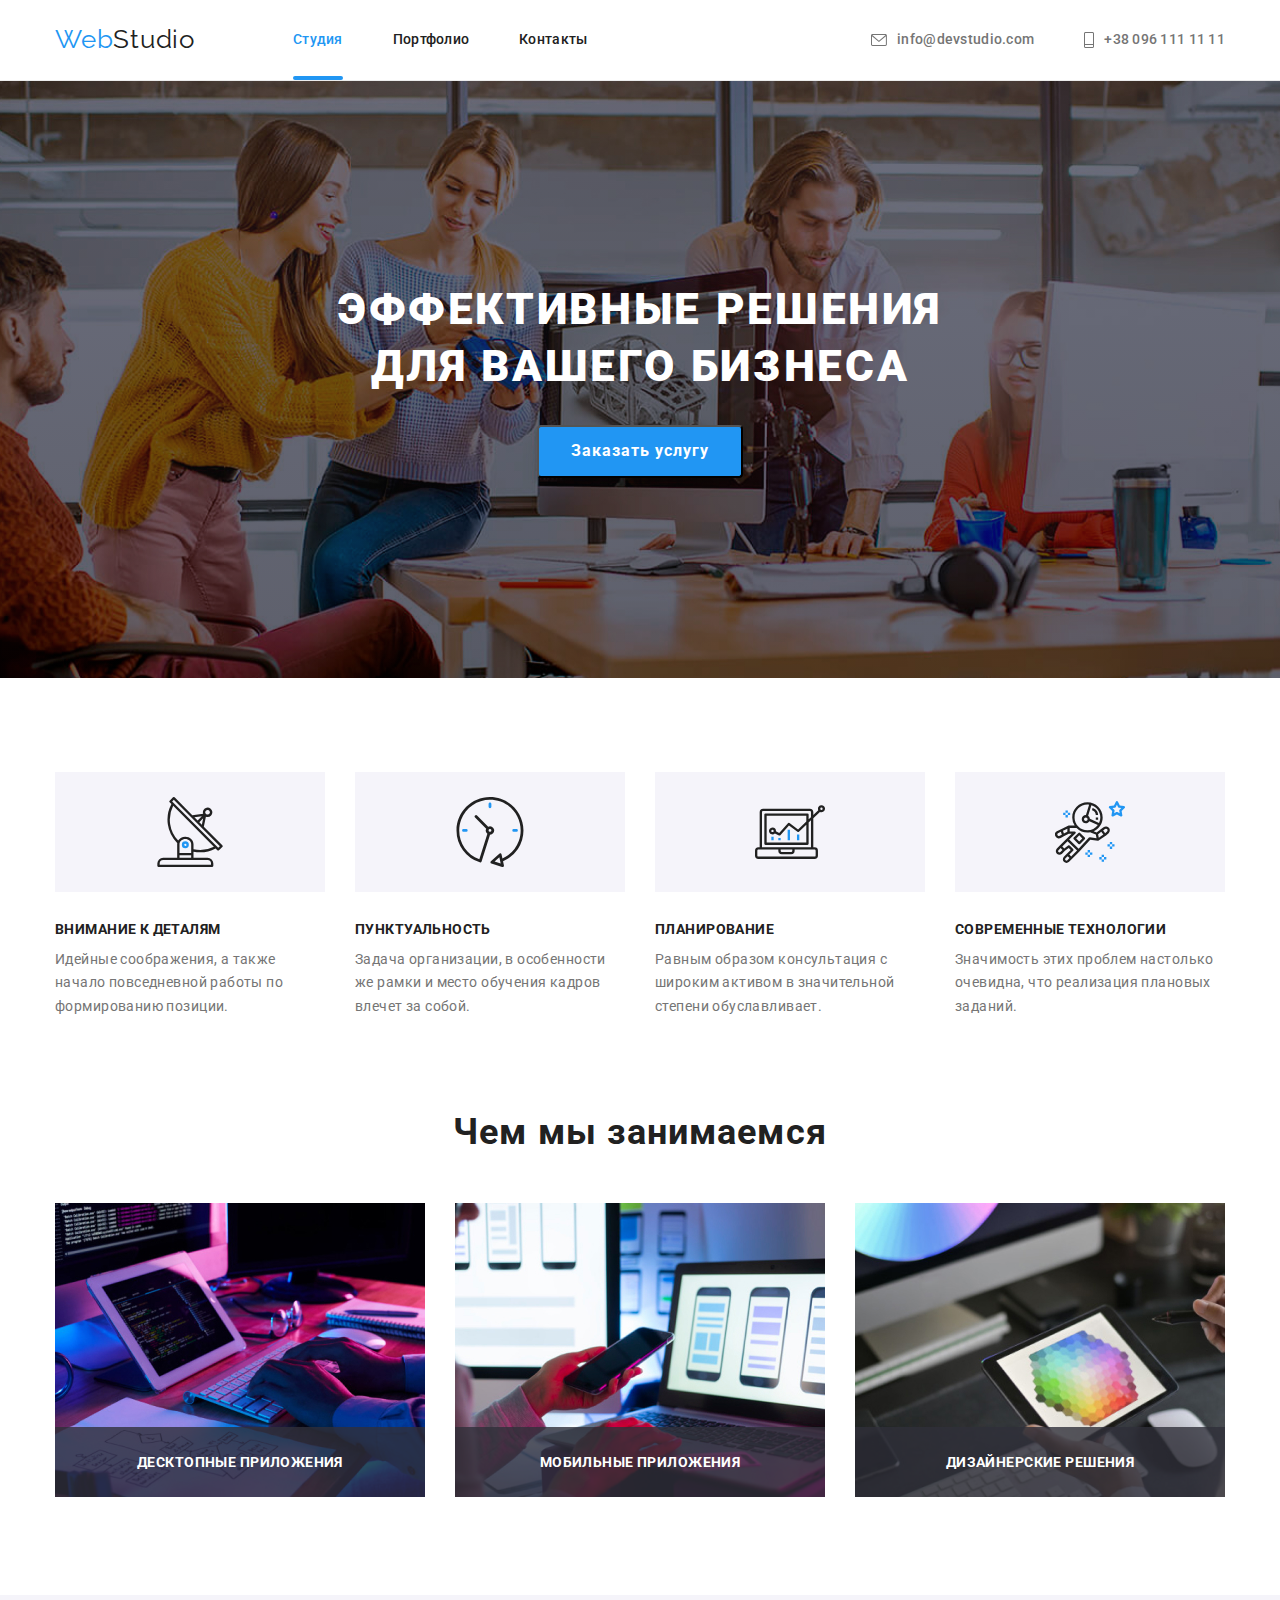
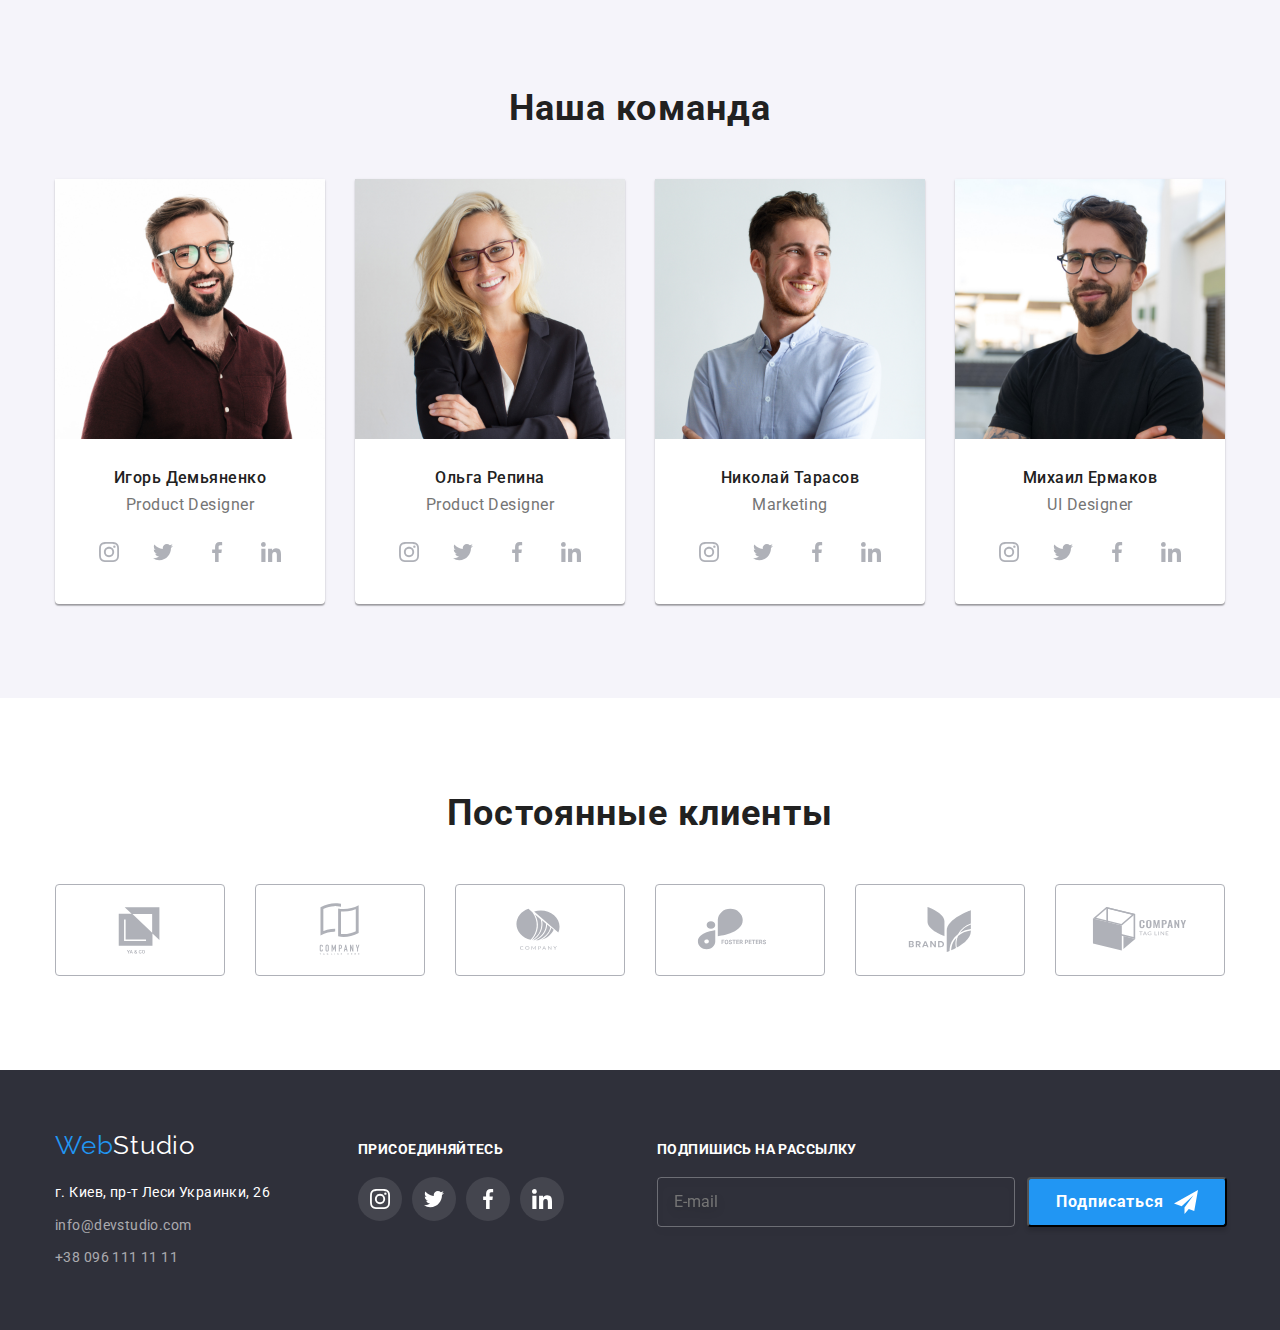
<file: index.html>
<!DOCTYPE html>
<html lang="ru">

<head>
    <meta charset="UTF-8">
    <meta http-equiv="X-UA-Compatible" content="IE=edge">
    <meta name="viewport" content="width=device-width, initial-scale=1.0">
    <link rel="stylesheet" href="./css/modern-normalize.css">
    <link rel="stylesheet" href="./css/style.css">
    <link rel="preconnect" href="https://fonts.gstatic.com">
    <link
        href="https://fonts.googleapis.com/css2?family=Raleway:wght@700&family=Roboto:wght@400;500;700;900&display=swap"
        rel="stylesheet">
    <title>Home Work</title>
</head>

<body>
    <!-- навигационное меню -->
    <header>
        <div class="container headline">
            <nav class="nav-bar">
                <a class=" web-studio" href="#">Web<span class="headline-name">Studio</span></a>
                <ul>
                    <li><a href="./index.html" class="nav-studia-one">Студия</a></li>
                    <li><a href="./portfolio.html" class="nav-portfolio">Портфолио</a></li>
                    <li><a href="#" class="nav-contact">Контакты</a></li>
                </ul>
            </nav>
            <ul class="mail-tel">
                <li><a href="mailto:info@devstudio.com">
                        <svg class="svg-mail">
                            <use href="./images/icons.svg#icon-envelope"></use>
                        </svg>
                        info@devstudio.com</a></li>
                <li>
                    <a href="tel:+380961111111">
                        <svg class="svg-tel">
                            <use href="./images/icons.svg#icon-Vector"></use>
                        </svg>
                        +38 096 111 11 11</a>
                </li>
            </ul>
        </div>
    </header>
    <!-- основная часть -->
    <main>
        <!-- Шапка с кнопкой-->
        <section class="section-one">
            <h1 class="h1">эффективные решения для вашего бизнеса</h1>
            <button class="button" type="button" data-modal-open>Заказать услугу</button>
            <!-- модальное окно -->
            <div class="backdrop is-hidden" data-modal>
                <div class="modal">
                    <button class="button-close" data-modal-close>                        
                            <svg class="icon-closed" width="11px" height="11px">
                                <use href="./images/icons.svg#icon-close"></use>
                            </svg>                        
                    </button>
                    <form class="modal-form">
                        <h3>Оставьте свои данные, мы перезвоним</h3>
                        <label>Имя</label>
                        <input class="form-input" type="text" name="name" />
                        <svg class="modal-ico" width="18px" height="18px">
                            <use href="./images/icons.svg#icon-person"></use>
                        </svg>
                        <label>Телефон</label>
                            <input class="form-input" type="tel" name="phone" />
                            <svg class="modal-ico" width="18px" height="18px">
                                <use href="./images/icons.svg#icon-phone"></use>
                            </svg>                        
                        <label>Почта</label>
                            <input class="form-input" type="email" name="email" />
                            <svg class="modal-ico" width="18px" height="18px">
                                <use href="./images/icons.svg#icon-email"></use>
                            </svg>                               
                        <label>Комментарий</label>
                            <textarea name="feedback" rows="8" placeholder="Введите текст"></textarea>                       
                    <div class="modal-footer">                       
                        <label class="lable">
                            <input class="checkbox" type="checkbox" name="topic" value="html" />
                            <span class="icon"></span>Соглашаюсь с рассылкой и принимаю <a href="#" class="contract-color"> Условия договора</a>
                        </label>
                        <button type="submit">Отправить</button>
                    </div>
                    </form>
                </div>
            </div>
        </section>
        <!-- первая секция -->
        <section class="section no-bottom">
            <div class="container">
                <ul class="detail">
                    <li>
                        <div class="icon-wrapper">
                            <svg width="70px" height="70px">
                                <use href="./images/icons.svg#icon-antenna"></use>
                            </svg>
                        </div>
                        <h3>Внимание к деталям</h3>
                        <p>Идейные соображения, а также начало повседневной работы по формированию позиции.</p>
                    </li>
                    <li>
                        <div class="icon-wrapper">
                            <svg width="70px" height="70px">
                                <use href="./images/icons.svg#icon-clock"></use>
                            </svg>
                        </div>
                        <h3>Пунктуальность</h3>
                        <p>Задача организации, в особенности же рамки и место обучения кадров влечет за собой.</p>
                    </li>
                    <li>
                        <div class="icon-wrapper">
                            <svg width="70px" height="70px">
                                <use href="./images/icons.svg#icon-diagram"></use>
                            </svg>
                        </div>
                        <h3>Планирование</h3>
                        <p>Равным образом консультация с широким активом в значительной степени обуславливает.</p>
                    </li>
                    <li>
                        <div class="icon-wrapper">
                            <svg width="70px" height="70px">
                                <use href="./images/icons.svg#icon-astronaut"></use>
                            </svg>
                        </div>
                        <h3>Современные технологии</h3>
                        <p>Значимость этих проблем настолько очевидна, что реализация плановых заданий.</p>
                    </li>
                </ul>
            </div>
        </section>
        <!-- вторая секция Чем мы занимаемся-->
        <section class="section">
            <div class="container">
                <h2 class="doing-name">Чем мы занимаемся</h2>
                <ul class="doing">
                    <li>
                        <div class="doing-block">
                            <img src="./images/box1.jpg" alt="Работа на ПК" width="370">
                            <label class="doing-label">Десктопные приложения</label>
                        </div>
                    </li>
                    <li>
                        <div class="doing-block">
                            <img src="./images/box2.jpg" alt="Работа с телефонией" width="370">
                            <label class="doing-label">Мобильные приложения</label>
                        </div>
                    </li>
                    <li>
                        <div class="doing-block">
                            <img src="./images/box3.jpg" alt="Работа с программой" width="370">
                            <label class="doing-label">Дизайнерские решения</label>
                        </div>
                    </li>
                </ul>
            </div>
        </section>
        <!-- третья секция -->
        <section class="section-three section">
            <div class="container">
                <h2>Наша команда</h2>
                <ul class="team">
                    <li>
                        <img src="./images/img1.jpg" alt="Дизайнер" width="270">
                        <div class="team-footer">
                            <h3>Игорь Демьяненко</h3>
                            <p>Product Designer</p>
                            <ul class="social-links">
                                <li><a href="#" class="social-link">
                                        <svg width="20px" height="20px" class="social-icon">
                                            <use href="./images/icons.svg#icon-instagram"></use>
                                        </svg>
                                    </a></li>
                                <li><a href="#" class="social-link">
                                        <svg width="20px" height="20px" class="social-icon">
                                            <use href="./images/icons.svg#icon-twitter"></use>
                                        </svg>
                                    </a></li>
                                <li><a href="#" class="social-link">
                                        <svg width="20px" height="20px" class="social-icon">
                                            <use href="./images/icons.svg#icon-facebook"></use>
                                        </svg>
                                    </a></li>
                                <li><a href="#" class="social-link">
                                        <svg width="20px" height="20px" class="social-icon">
                                            <use href="./images/icons.svg#icon-linkedin"></use>
                                        </svg>
                                    </a></li>
                            </ul>
                        </div>
                    </li>
                    <li>
                        <img src="./images/img2.jpg" alt="Разработчик" width="270">
                        <div class="team-footer">
                            <h3>Ольга Репина</h3>
                            <p>Product Designer</p>
                            <ul class="social-links">
                                <li><a href="#" class="social-link">
                                        <svg width="20px" height="20px" class="social-icon">
                                            <use href="./images/icons.svg#icon-instagram"></use>
                                        </svg>
                                    </a></li>
                                <li><a href="#" class="social-link">
                                        <svg width="20px" height="20px" class="social-icon">
                                            <use href="./images/icons.svg#icon-twitter"></use>
                                        </svg>
                                    </a></li>
                                <li><a href="#" class="social-link">
                                        <svg width="20px" height="20px" class="social-icon">
                                            <use href="./images/icons.svg#icon-facebook"></use>
                                        </svg>
                                    </a></li>
                                <li><a href="#" class="social-link">
                                        <svg width="20px" height="20px" class="social-icon">
                                            <use href="./images/icons.svg#icon-linkedin"></use>
                                        </svg>
                                    </a></li>
                            </ul>
                        </div>
                    </li>
                    <li>
                        <img src="./images/img3.jpg" alt="Маркетолог" width="270">
                        <div class="team-footer">
                            <h3>Николай Тарасов</h3>
                            <p>Marketing</p>
                            <ul class="social-links">
                                <li><a href="#" class="social-link">
                                        <svg width="20px" height="20px" class="social-icon">
                                            <use href="./images/icons.svg#icon-instagram"></use>
                                        </svg>
                                    </a></li>
                                <li><a href="#" class="social-link">
                                        <svg width="20px" height="20px" class="social-icon">
                                            <use href="./images/icons.svg#icon-twitter"></use>
                                        </svg>
                                    </a></li>
                                <li><a href="#" class="social-link">
                                        <svg width="20px" height="20px" class="social-icon">
                                            <use href="./images/icons.svg#icon-facebook"></use>
                                        </svg>
                                    </a></li>
                                <li><a href="#" class="social-link">
                                        <svg width="20px" height="20px" class="social-icon">
                                            <use href="./images/icons.svg#icon-linkedin"></use>
                                        </svg>
                                    </a></li>
                            </ul>
                        </div>
                    </li>
                    <li>
                        <img src="./images/img4.jpg" alt="Дизайнер интерфейса" width="270">
                        <div class="team-footer">
                            <h3>Михаил Ермаков</h3>
                            <p>UI Designer</p>
                            <ul class="social-links">
                                <li><a href="#" class="social-link">
                                        <svg width="20px" height="20px" class="social-icon">
                                            <use href="./images/icons.svg#icon-instagram"></use>
                                        </svg>
                                    </a></li>
                                <li><a href="#" class="social-link">
                                        <svg width="20px" height="20px" class="social-icon">
                                            <use href="./images/icons.svg#icon-twitter"></use>
                                        </svg>
                                    </a></li>
                                <li><a href="#" class="social-link">
                                        <svg width="20px" height="20px" class="social-icon">
                                            <use href="./images/icons.svg#icon-facebook"></use>
                                        </svg>
                                    </a></li>
                                <li><a href="#" class="social-link">
                                        <svg width="20px" height="20px" class="social-icon">
                                            <use href="./images/icons.svg#icon-linkedin"></use>
                                        </svg>
                                    </a></li>
                            </ul>
                        </div>
                    </li>
                </ul>
            </div>
        </section>
    </main>
    <!-- Постоянные клиенты -->
    <section class="section">
        <div class="container clients">
            <h2>Постоянные клиенты</h2>
            <ul>
                <li><a href="#" class="clients-icon">
                        <svg width="106px" height="60px">
                            <use href="./images/icons.svg#icon-Logo1"></use>
                        </svg></a></li>
                <li><a href="#" class="clients-icon">
                        <svg width="106px" height="60px">
                            <use href="./images/icons.svg#icon-Logo2"></use>
                        </svg></a></li>
                <li><a href="#" class="clients-icon">
                        <svg width="106px" height="60px">
                            <use href="./images/icons.svg#icon-Logo3"></use>
                        </svg></a></li>
                <li><a href="#" class="clients-icon">
                        <svg width="106px" height="60px">
                            <use href="./images/icons.svg#icon-Logo4"></use>
                        </svg></a></li>
                <li><a href="#" class="clients-icon">
                        <svg width="106px" height="60px">
                            <use href="./images/icons.svg#icon-Logo5"></use>
                        </svg></a></li>
                <li><a href="#" class="clients-icon">
                        <svg width="106px" height="60px">
                            <use href="./images/icons.svg#icon-Logo6"></use>
                        </svg></a></li>
            </ul>
        </div>
    </section>
    <!-- подвал -->
    <footer>
        <div class="container footer-block">
            <div class="footer-one">
                <a class=" web-studio" href="#">Web<span class="footer-name">Studio</span></a>
                <address>
                    <p class="address">г. Киев, пр-т Леси Украинки, 26</p>
                </address>
                <ul>
                    <li><a class="footer-info" href="mailto:info@devstudio.com">info@devstudio.com</a></li>
                    <li><a class="footer-info" href="tel:+380961111111">+38 096 111 11 11</a></li>
                </ul>
            </div>
            <div class="footer-two">
                <p>присоединяйтесь</p>
                <ul class="footer-links">
                    <li><a href="#" class="footer-link">
                            <svg width="20px" height="20px" class="footer-icon">
                                <use href="./images/icons.svg#icon-instagram"></use>
                            </svg>
                        </a></li>
                    <li><a href="#" class="footer-link">
                            <svg width="20px" height="20px" class="footer-icon">
                                <use href="./images/icons.svg#icon-twitter"></use>
                            </svg>
                        </a></li>
                    <li><a href="#" class="footer-link">
                            <svg width="20px" height="20px" class="footer-icon">
                                <use href="./images/icons.svg#icon-facebook"></use>
                            </svg>
                        </a></li>
                    <li><a href="#" class="footer-link">
                            <svg width="20px" height="20px" class="footer-icon">
                                <use href="./images/icons.svg#icon-linkedin"></use>
                            </svg>
                        </a></li>
                </ul>
            </div>
            <div class="footer-three">
                <p>подпишись на рассылку</p> 
                <form class="footer-form">
                    <input type="email" name="email" placeholder="E-mail" />                    
                    <button type="submit">Подписаться
                        <svg width="24px" height="24px" class="footer-icon">
                            <use href="./images/icons.svg#icon-send"></use>
                        </svg>
                    </button>
                </form>          
            </div>
        </div>
    </footer>
    <script src="./js/modal.js"></script>
</body>

</html>
</file>
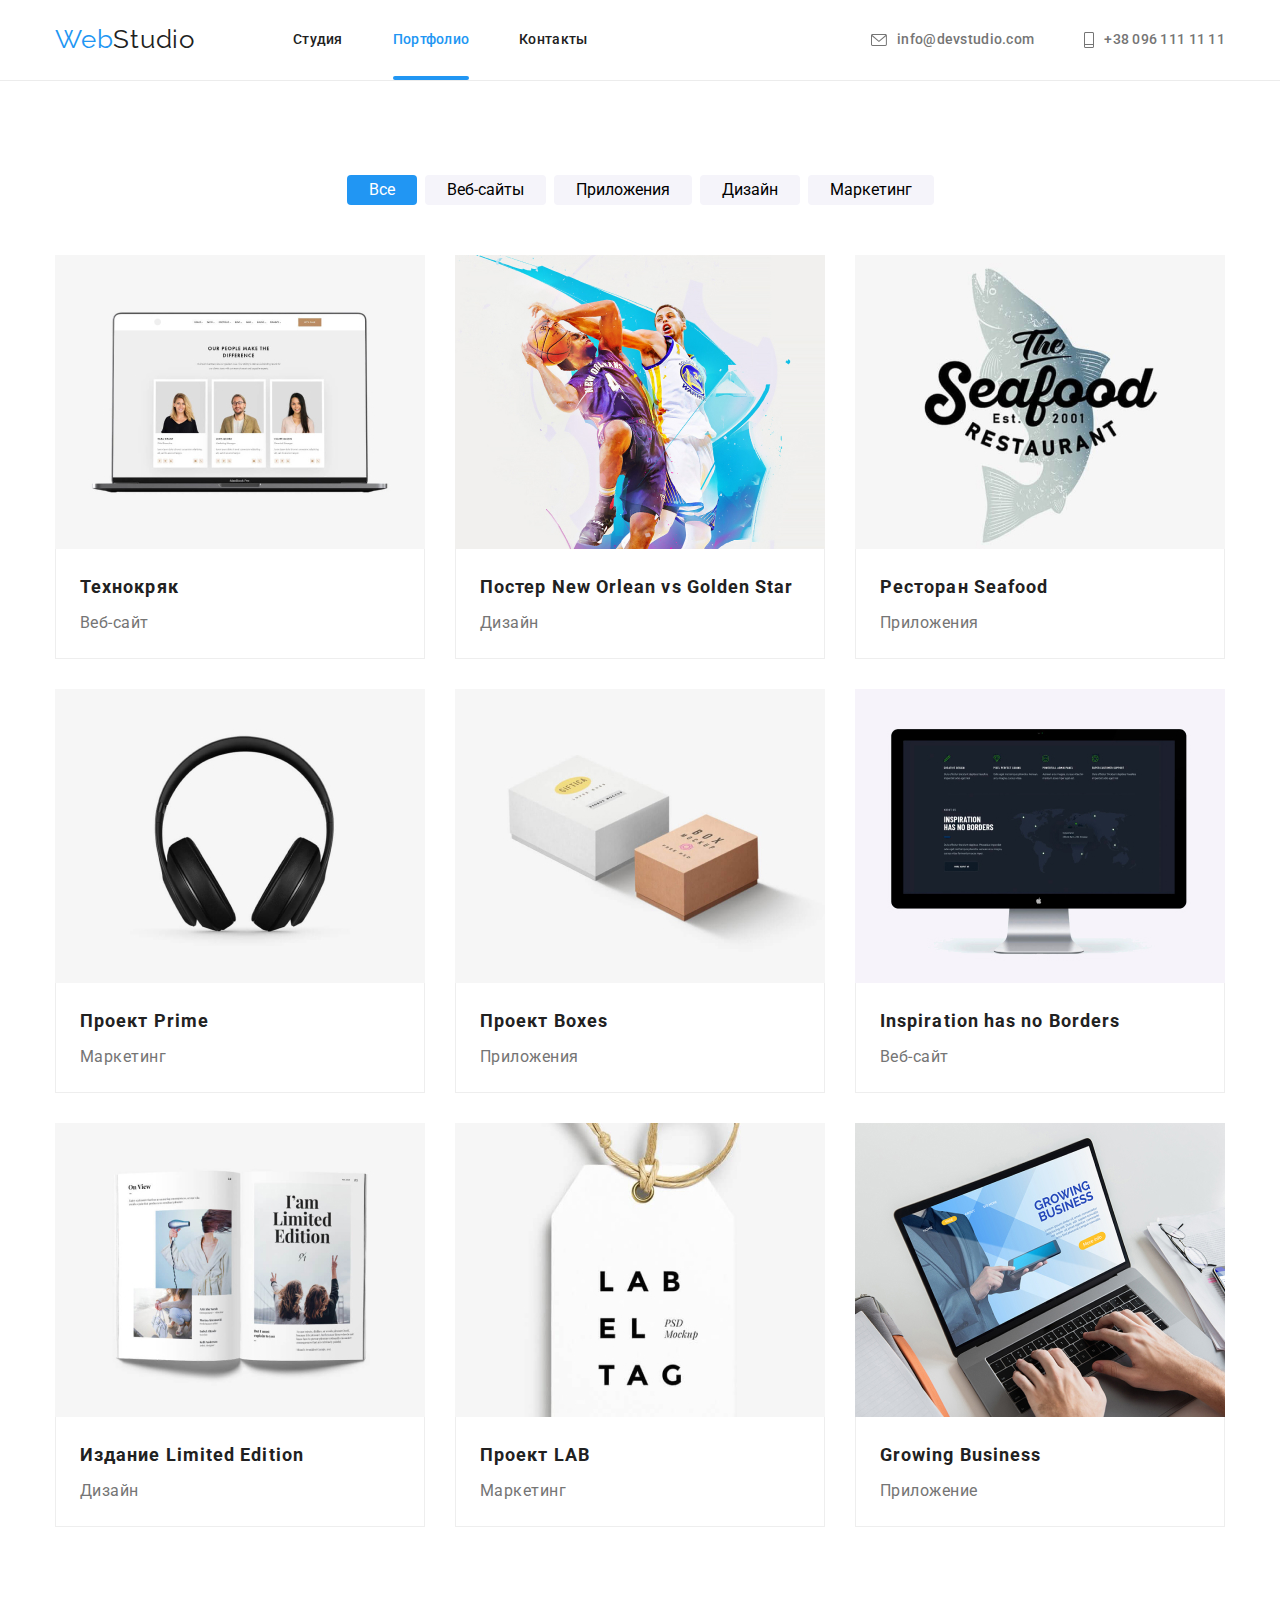
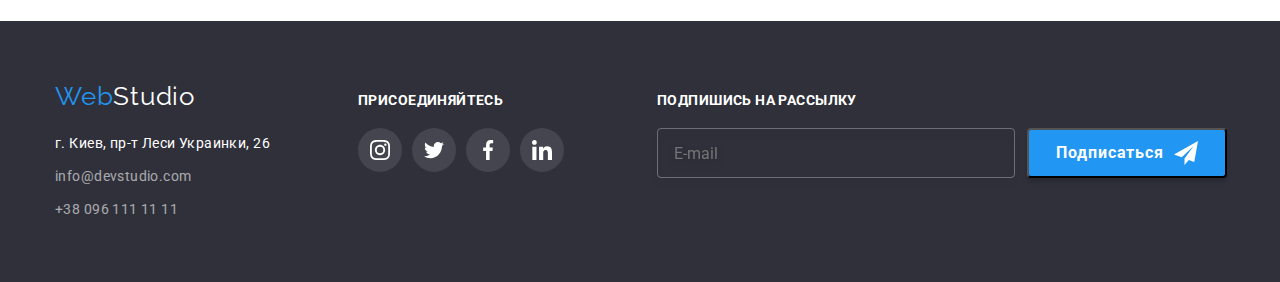
<file: portfolio.html>
<!DOCTYPE html>
<html lang="ru">
<head>
    <meta charset="UTF-8">
    <meta http-equiv="X-UA-Compatible" content="IE=edge">
    <meta name="viewport" content="width=device-width, initial-scale=1.0">
    <link rel="stylesheet" href="./css/modern-normalize.css">
    <link rel="stylesheet" href="./css/style.css">
    <link rel="preconnect" href="https://fonts.gstatic.com">
    <link href="https://fonts.googleapis.com/css2?family=Raleway:wght@700&family=Roboto:wght@400;500;700;900&display=swap"
    rel="stylesheet">
    <title>Home Work</title>
</head>

<body>
    <!-- навигационное меню -->
    <header>
        <div class="container headline">
            <nav class="nav-bar">
                <a class=" web-studio" href="#">Web<span class="headline-name">Studio</span></a>
                <ul>
                    <li><a href="./index.html" class="nav-studia-two">Студия</a></li>
                    <li><a href="./portfolio.html" class="nav-portfolio-two">Портфолио</a></li>
                    <li><a href="#" class="nav-contact">Контакты</a></li>
                </ul>
            </nav>
            <ul class="mail-tel">
                <li><a href="mailto:info@devstudio.com">
                        <svg class="svg-mail">
                            <use href="./images/icons.svg#icon-envelope"></use>
                        </svg>
                        info@devstudio.com</a></li>
                <li>
                    <a href="tel:+380961111111">
                        <svg class="svg-tel">
                            <use href="./images/icons.svg#icon-Vector"></use>
                        </svg>
                        +38 096 111 11 11</a>
                </li>
            </ul>    
        </div>
    </header>    
    <!-- основная часть -->
    <main>                
        <section class="section">
            <div class="container">
            <h2 class="visually-hidden">h2</h2>
           <ul class="section-button" >
                <li><button type="button">Все</button></li>
                <li><button type="button">Веб-сайты</button></li>
                <li><button type="button">Приложения</button></li>
                <li><button type="button">Дизайн</button></li>
                <li><button type="button">Маркетинг</button></li>
           </ul>                      
        <!-- секция с фото -->
        <ul class="main">
            <li>
                <a href="#">
                    <img src="./images/img21.jpg" alt="Дизайнер" width="370">
                    <div class="main-footer">
                        <h3>Технокряк</h3>
                        <p>Веб-сайт</p>
                    </div>
                    <div class="box-first">
                        <div class="box-description">
                            <p class="main-description">
                                Технокряк это современная площадка распространения коронавируса. Компании используют эту
                                платформу для
                                цифрового
                                шпионажа и атак на защищённые сервера конкурентов.
                            </p>
                        </div>
                    </div>
                </a>
            </li>
            <li>
                <a href="#">
                    <img src="./images/img22.jpg" alt="Разработчик" width="370">
                    <div class="main-footer">
                        <h3>Постер New Orlean vs Golden Star</h3>
                        <p>Дизайн</p>
                    </div>
                    <div class="box-first">
                        <div class="box-description">
                            <p class="main-description">
                                Технокряк это современная площадка распространения коронавируса. Компании используют эту
                                платформу для
                                цифрового
                                шпионажа и атак на защищённые сервера конкурентов.
                            </p>
                        </div>
                    </div>
                </a>
            </li>
            <li>
                <a href="#">
                    <img src="./images/img23.jpg" alt="Маркетолог" width="370">
                    <div class="main-footer">
                        <h3>Ресторан Seafood</h3>
                        <p>Приложения</p>
                    </div>
                    <div class="box-first">
                        <div class="box-description">
                            <p class="main-description">
                                Технокряк это современная площадка распространения коронавируса. Компании используют эту
                                платформу для
                                цифрового
                                шпионажа и атак на защищённые сервера конкурентов.
                            </p>
                        </div>
                    </div>
                </a>
            </li>
            <li>
                <a href="#">
                    <img src="./images/img24.jpg" alt="Дизайнер интерфейса" width="370">
                    <div class="main-footer">
                        <h3>Проект Prime</h3>
                        <p>Маркетинг</p>
                    </div>
                    <div class="box-first">
                        <div class="box-description">
                            <p class="main-description">
                                Технокряк это современная площадка распространения коронавируса. Компании используют эту
                                платформу для
                                цифрового
                                шпионажа и атак на защищённые сервера конкурентов.
                            </p>
                        </div>
                    </div>
                </a>
            </li>
            <li>
                <a href="#">
                    <img src="./images/img25.jpg" alt="Дизайнер интерфейса" width="370">
                    <div class="main-footer">
                        <h3>Проект Boxes</h3>
                        <p>Приложения</p>
                    </div>
                    <div class="box-first">
                        <div class="box-description">
                            <p class="main-description">
                                Технокряк это современная площадка распространения коронавируса. Компании используют эту
                                платформу для
                                цифрового
                                шпионажа и атак на защищённые сервера конкурентов.
                            </p>
                        </div>
                    </div>
                </a>
            </li>
            <li>
                <a href="#">
                    <img src="./images/img26.jpg" alt="Дизайнер интерфейса" width="370">
                    <div class="main-footer">
                        <h3>Inspiration has no Borders</h3>
                        <p>Веб-сайт</p>
                    </div>
                    <div class="box-first">
                        <div class="box-description">
                            <p class="main-description">
                                Технокряк это современная площадка распространения коронавируса. Компании используют эту
                                платформу для
                                цифрового
                                шпионажа и атак на защищённые сервера конкурентов.
                            </p>
                        </div>
                    </div>
                </a>
            </li>
            <li>
                <a href="#">
                    <img src="./images/img27.jpg" alt="Дизайнер интерфейса" width="370">
                    <div class="main-footer">
                        <h3>Издание Limited Edition</h3>
                        <p>Дизайн</p>
                    </div>
                    <div class="box-first">
                        <div class="box-description">
                            <p class="main-description">
                                Технокряк это современная площадка распространения коронавируса. Компании используют эту
                                платформу для
                                цифрового
                                шпионажа и атак на защищённые сервера конкурентов.
                            </p>
                        </div>
                    </div>
                </a>
            </li>
            <li>
                <a href="#">
                    <img src="./images/img28.jpg" alt="Дизайнер интерфейса" width="370">
                    <div class="main-footer">
                        <h3>Проект LAB</h3>
                        <p>Маркетинг</p>
                    </div>
                    <div class="box-first">
                        <div class="box-description">
                            <p class="main-description">
                                Технокряк это современная площадка распространения коронавируса. Компании используют эту
                                платформу для
                                цифрового
                                шпионажа и атак на защищённые сервера конкурентов.
                            </p>
                        </div>
                    </div>
                </a>
            </li>
            <li>
                <a href="#">
                    <img src="./images/img29.jpg" alt="Дизайнер интерфейса" width="370">
                    <div class="main-footer">
                        <h3>Growing Business</h3>
                        <p>Приложение</p>
                    </div>
                    <div class="box-first">
                        <div class="box-description">
                            <p class="main-description">
                                Технокряк это современная площадка распространения коронавируса. Компании используют эту
                                платформу для
                                цифрового
                                шпионажа и атак на защищённые сервера конкурентов.
                            </p>
                        </div>
                    </div>
                </a>
            </li>
        </ul>
        </div>
        </section>
        </main>
    <!-- подвал -->
    <footer>
        <div class="container footer-block">
            <div class="footer-one">
                <a class=" web-studio" href="#">Web<span class="footer-name">Studio</span></a>
                <address>
                    <p class="address">г. Киев, пр-т Леси Украинки, 26</p>
                </address>
                <ul>
                    <li><a class="footer-info" href="mailto:info@devstudio.com">info@devstudio.com</a></li>
                    <li><a class="footer-info" href="tel:+380961111111">+38 096 111 11 11</a></li>
                </ul>
            </div>
            <div class="footer-two">
                <p>присоединяйтесь</p>
                <ul class="footer-links">
                    <li><a href="#" class="footer-link">
                            <svg width="20px" height="20px" class="footer-icon">
                                <use href="./images/icons.svg#icon-instagram"></use>
                            </svg>
                        </a></li>
                    <li><a href="#" class="footer-link">
                            <svg width="20px" height="20px" class="footer-icon">
                                <use href="./images/icons.svg#icon-twitter"></use>
                            </svg>
                        </a></li>
                    <li><a href="#" class="footer-link">
                            <svg width="20px" height="20px" class="footer-icon">
                                <use href="./images/icons.svg#icon-facebook"></use>
                            </svg>
                        </a></li>
                    <li><a href="#" class="footer-link">
                            <svg width="20px" height="20px" class="footer-icon">
                                <use href="./images/icons.svg#icon-linkedin"></use>
                            </svg>
                        </a></li>
                </ul>
            </div>
            <div class="footer-three">
                <p>подпишись на рассылку</p>
                <form class="footer-form">
                    <input type="email" name="email" placeholder="E-mail" />
                    <button type="submit">Подписаться
                        <svg width="24px" height="24px" class="footer-icon">
                            <use href="./images/icons.svg#icon-send"></use>
                        </svg>
                    </button>
                </form>
            </div>
        </div>
    </footer>
</body>
</html>
</file>
<file: css/style.css>
/* глобальный стиль */
* {
  padding: 0;
  margin: 0;
}
body {
  font-family: Roboto, sans-serif;
  font-style: normal;
  font-weight: normal;
  color: var(--color-black);
  margin: auto;
}
li {
  list-style: none;
}
:root {
  --color-primary: #2196f3;
  --color-black: #212121;
  --color-gray: #757575;
  --color-gray2: #afb1b8;
  --color-white: #ffffff;
  --color-button: #f5f4fa;
  --color-svg: #f5f4fa;
}
.container {
  width: 1200px;
  margin: 0 auto;
  padding-left: 15px;
  padding-right: 15px;
}
/* хедер */
header {
  border-bottom: 1px solid #ececec;
}
.headline {
  display: flex;
  justify-content: space-between;
  align-items: center;
}
.nav-bar {
  display: flex;
  justify-content: space-between;
  align-items: center;
}
.headline ul {
  display: flex;
}
.headline li {
  display: inline;
}
.headline li:not(:last-child) {
  margin-right: 50px;
}

.web-studio {
  width: 145px;
  font-family: Raleway, sans-serif;
  font-size: 26px;
  line-height: 31px;
  letter-spacing: 0.03em;
  text-decoration: none;
  color: var(--color-primary);
  margin-right: 93px;
}
.headline-name,
.nav-portfolio,
.nav-contact {
  color: var(--color-black);
}
.nav-studia-one {
  position: relative;
  color: var(--color-primary);
}
.nav-studia-one:after {
  content: "";

  position: absolute;
  left: 0;
  bottom: 0;

  display: block;
  width: 100%;
  height: 4px;
  background-color: var(--color-primary);
  border-radius: 2px;
}

.nav-bar > ul > li > a {
  display: block;
  font-weight: 500;
  font-size: 14px;
  line-height: 1.1;
  letter-spacing: 0.02em;
  text-decoration: none;
  padding: 32px 0;
  transition-property: color;
  transition-duration: 250ms;
  transition-timing-function: cubic-bezier(0.4, 0, 0.2, 1);
}
.mail-tel > li > a {
  display: flex;
  align-items: center;
  font-weight: 500;
  font-size: 14px;
  line-height: 1.1;
  letter-spacing: 0.02em;
  color: var(--color-gray);
  text-decoration: none;
  padding: 32px 0;
  transition-property: color;
  transition-duration: 250ms;
  transition-timing-function: cubic-bezier(0.4, 0, 0.2, 1);
}
.nav-bar > ul > li > a:hover,
.nav-bar > ul > li > a:focus,
.mail-tel > li > a:hover,
.mail-tel > li > a:focus {
  color: var(--color-primary);
}
/* section button */
.section-one {
  text-align: center;
  background: #2f303a;
  padding: 200px 0;
  background: linear-gradient(rgba(47, 48, 58, 0.3), rgba(0, 0, 0, 0.3)),
    url(../images/bg.jpg);
  background-size: 1600px 600px;
  background-repeat: no-repeat;
  background-position-x: center;
}
.section-one > button a {
  text-decoration: none;
  padding: 10px 32px;
}

.h1 {
  max-width: 696px;
  font-weight: 900;
  font-size: 44px;
  line-height: 1.3;
  letter-spacing: 0.06em;
  text-transform: uppercase;
  color: var(--color-white);
  margin: 0 auto;
  margin-bottom: 30px;
}
.button {
  font-weight: 700;
  font-size: 16px;
  line-height: 1.8;
  padding: 10px 32px;
  text-align: center;
  letter-spacing: 0.06em;
  color: var(--color-white);
  background-color: var(--color-primary);
  border-radius: 4px;
  box-shadow: 0px 4px 4px rgba(0, 0, 0, 0.15);
  transition-property: background;
  transition-duration: 250ms;
  transition-timing-function: cubic-bezier(0.4, 0, 0.2, 1);
}
.button:hover,
.button:focus {
  background: #188ce8;  
}
/* модальное окно */

.backdrop {
  position: fixed;
  left: 0;
  top: 0;
  width: 100%;
  height: 100%;
  background-color: rgba(0, 0, 0, 0.5);
  z-index: 1;
  opacity: 1;
  transition: opacity 250ms cubic-bezier(0.4, 0, 0.2, 1);
}

.backdrop.is-hidden {
  opacity: 0;
  pointer-events: none;
}
.button-close {
  display: flex;
  justify-content: center;
  align-items: center;
  width: 30px;
  height: 30px;
  position: absolute;
  top: 8px;
  right: 8px;
  background-color: var(--color-white);
  border: 1px solid rgba(0, 0, 0, 0.1);
  border-radius: 50%;
  box-sizing: border-box;
}
.icon-closed {     
  width: 19px;
  height: 19px;
  fill: var(--color-black);   
  cursor: pointer;
  box-sizing: border-box;
  }
.icon-closed:hover {
  fill: #03a9f4;
}

.modal {
  position: absolute;
  top: 50%;
  left: 50%;
  transform: translate(-50%, -50%);
  background-color: var(--color-white);
  padding: 40px;
}

.modal-form > h3 {
  font-weight: 700;
  font-size: 20px;
  line-height: 23px;
  text-align: center;
  letter-spacing: 0.03em;
  color: var(--color-black);
  margin-bottom: 12px;
}
.modal-form > label {
  display: flex;
  flex-direction: column;
  text-align: left;
  color: var(--color-gray);
  font-size: 12px;
  line-height: 14px;
  margin-bottom: 4px;
}
.form-input {
  width: 100%;
  height: 40px;
  border: 1px solid rgba(33, 33, 33, 0.2);
  box-sizing: border-box;
  border-radius: 4px;
  /* margin-bottom: 10px; */
  padding: 12px 0 12px 42px;
  outline: none;
}

.form-input:focus-within {
  border-color: var(--color-primary);  
}
.form-input:focus-within +.modal-ico {
  fill: var(--color-primary);  
}
.modal-ico {
  position: relative;
  bottom: 30px;
  left: -215px;
}

.modal-form > textarea {
  width: 100%;
  resize: none;
  padding: 12px 16px;
  font-size: 12px;
  line-height: 14px;
  border: 1px solid rgba(33, 33, 33, 0.2);
  box-sizing: border-box;
  border-radius: 4px;
  outline: none;
}
.modal-form > textarea:focus-within {
  border-color: var(--color-primary);
}
.modal-footer {
  display: flex;
  flex-direction: column;
  justify-content: center;  
  margin-top: 20px;
  margin-left: 13px;
  margin-right: 12px; 
}
.modal-footer > input {
  font-size: 14px;
  line-height: 24px;
  letter-spacing: 0.03em;
  color: var(--color-gray);  
}
.contract-color {
  margin-left: 5px;
  color: var(--color-primary);
}
.modal-footer > button {  
  max-width: 200px;
  padding: 10px 55px;
  margin: 0 auto;
  font-weight: bold;
  font-size: 16px;
  line-height: 30px;
  display: flex;
  align-items: center;
  text-align: center;
  letter-spacing: 0.06em;
  color: var(--color-white);  
  background-color: var(--color-primary);
  box-shadow: 0px 4px 4px rgba(0, 0, 0, 0.15);
  border-radius: 4px;
  border-color: var(--color-primary);
  cursor: pointer;
}
/* появление галочки */

.icon {
  display: inline-block;
  margin-right: 7px;  
  width: 15px;
  height: 15px;

  border: 2px solid black;
  border-radius: 4px;
}
.checkbox {
  appearance: none;
}
.checkbox:checked + .icon {    
  border-color: var(--color-primary);
  background-color: var(--color-primary);
  background-image: url('../images/icon-check-one.svg');
  background-size: contain;
  background-origin: border-box;
}
.lable {
  display: flex;
  text-align: center;
  margin-bottom: 30px;
  
}
/* основная  часть */
.section {
  padding-top: 94px;
  padding-bottom: 94px;
}
.no-bottom {
  padding-bottom: 0;
}
.icon-wrapper {
  display: flex;
  align-items: center;
  justify-content: center;
  height: 120px;
  width: 270px;
  background-color: var(--color-svg);
  margin-bottom: 30px;
}
.detail {
  display: flex;
  padding: 0;
}
.detail li {
  width: 270px;
}
.detail > li:not(:last-child) {
  margin-right: 30px;
}
.detail h3 {
  font-weight: bold;
  font-size: 14px;
  line-height: 1.1;
  letter-spacing: 0.03em;
  text-transform: uppercase;
  color: var(--color-black);
  margin-bottom: 10px;
}
.detail p {
  font-size: 14px;
  line-height: 1.7;
  letter-spacing: 0.03em;
  color: var(--color-gray);
}
/* чем мы занимаемся */
.doing-name {
  font-weight: bold;
  font-size: 36px;
  line-height: 1.1;
  text-align: center;
  letter-spacing: 0.03em;
  color: var(--color-black);
  margin-bottom: 50px;
}
.doing {
  display: flex;
  padding: 0;
}
.doing li:not(:last-child) {
  margin-right: 30px;
}
.doing img {
  display: block;
}

.doing-block {
  /* текст с фоном спозиционирован поверх изображения. */
  display: inline-block;
  position: relative;
}
.doing-label {
  display: inline-block;
  position: absolute;
  bottom: 0;
  font-weight: 700;
  font-size: 14px;
  line-height: 16px;
  text-align: center;
  letter-spacing: 0.03em;
  text-transform: uppercase;
  color: #ffffff;
  width: 370px;
  background: rgba(47, 48, 58, 0.8);
  padding: 27px 0;
}
/* наша команда */
.section-three {
  background: #f5f4fa;
}
.team > li {
  background: var(--color-white);
  box-shadow: 0px 1px 3px rgba(0, 0, 0, 0.12), 0px 1px 1px rgba(0, 0, 0, 0.14),
    0px 2px 1px rgba(0, 0, 0, 0.2);
  border-radius: 0px 0px 4px 4px;
}
.section-three h2 {
  font-weight: bold;
  font-size: 36px;
  line-height: 1.1;
  text-align: center;
  letter-spacing: 0.03em;
  color: var(--color-black);
  margin-bottom: 50px;
}
.team {
  display: flex;
  padding: 0;
}
.team > li {
  width: 270px;
}
.team > li:not(:last-child) {
  margin-right: 30px;
}
.team img {
  display: block;
}
.team-footer {
  text-align: center;
  padding: 30px 32px;
}
.team-footer > h3 {
  font-weight: 500;
  font-size: 16px;
  line-height: 1.1;
  letter-spacing: 0.03em;
  color: var(--color-black);
  margin-bottom: 10px;
}
.team-footer > p {
  font-size: 16px;
  line-height: 1.1;
  letter-spacing: 0.03em;
  color: var(--color-gray);
  margin-bottom: 16px;
}
.social-links {
  display: flex;
  justify-content: space-between;
}
.social-link {
  display: flex;
  align-items: center;
  justify-content: center;
  width: 44px;
  height: 44px;
  color: var(--color-gray2);
  border-radius: 50%;
  transition-property: color, background-color;
  transition-duration: 250ms;
  transition-timing-function: cubic-bezier(0.4, 0, 0.2, 1);
}
.social-link:hover,
.social-link:focus {
  background-color: var(--color-primary);
  color: var(--color-white);  
}
.social-icon {
  fill: currentColor;
}
/* постоянные клиенты */
.clients > h2 {
  font-weight: bold;
  font-size: 36px;
  line-height: 42px;
  text-align: center;
  letter-spacing: 0.03em;
  margin-bottom: 50px;
}
.clients > ul {
  display: flex;
}
.clients > ul > li {
  width: 170px;
  height: 92px;
}
.clients > ul {
  color: var(--color-gray2);
}
.clients > ul > li:not(:last-child) {
  margin-right: 30px;
}
.clients-icon {
  display: flex;
  justify-content: center;
  align-items: center;
  width: 100%;
  height: 100%;
  fill: var(--color-gray2);
  border: 1px solid var(--color-gray2);
  border-radius: 4px;
  transition-property: border-color, fill;
  transition-duration: 250ms;
  transition-timing-function: cubic-bezier(0.4, 0, 0.2, 1);
}
.clients-icon:hover,
.clients-icon:focus {
  border-color: var(--color-primary);
  fill: var(--color-primary);  
}
/* подвал */
footer {
  background: #2f303a;
  padding-top: 60px;
  padding-bottom: 60px;
}
address {
  margin-top: 20px;
}
.footer-one > ul,
.footer-one > ul > li:nth-child(2) {
  margin-top: 9px;
}
.address {
  font-style: normal;
  font-size: 14px;
  line-height: 1.7;
  letter-spacing: 0.03em;
  color: var(--color-white);
}
.footer-name {
  color: var(--color-white);
}

.footer-info {
  text-decoration: none;
  font-style: normal;
  font-weight: normal;
  font-size: 14px;
  line-height: 1.7;
  letter-spacing: 0.03em;
  color: rgba(255, 255, 255, 0.6);
  transition-property: color;
  transition-duration: 250ms;
  transition-timing-function: cubic-bezier(0.4, 0, 0.2, 1);
}

.footer-info:hover,
.footer-info:focus {
  color: var(--color-white);  
}
.footer-block {
  display: flex;
  align-items: baseline;
}
.footer-one {
  margin-right: 70px;
}
.footer-link {
  fill: var(--color-white);
  width: 100%;
  height: 100%;
  display: flex;
  justify-content: center;
  align-items: center;
  border-radius: 50%;
  transition-property: background-color;
  transition-duration: 250ms;
  transition-timing-function: cubic-bezier(0.4, 0, 0.2, 1);
}
.footer-two > p {
  font-weight: 700;
  font-size: 14px;
  line-height: 16px;
  letter-spacing: 0.03em;
  text-transform: uppercase;
  color: var(--color-white);
}
.footer-two > ul {
  display: flex;
  justify-content: space-between;
  margin-top: 20px;
}
.footer-two > ul > li {
  width: 44px;
  height: 44px;
  fill: var(--color-white);
  background: rgba(255, 255, 255, 0.1);
  border-radius: 50%;
  
}
.footer-two > ul > li:not(:last-child) {
  margin-right: 10px;
}
.footer-link:hover,
.footer-link:focus {
  background-color: var(--color-primary);  
}
.footer-two {
  margin-right: 93px;
}
.footer-three > p {
  margin-bottom: 20px;
  font-weight: 700;
  font-size: 14px;
  line-height: 16px;
  letter-spacing: 0.03em;
  text-transform: uppercase;
  color: var(--color-white);
}
.footer-form {
  display: flex;
}
.footer-form > input {
  width: 358px;
  height: 50px;
  padding-left: 16px;
  border: 1px solid rgba(255, 255, 255, 0.3);
  border-radius: 4px;
  filter: drop-shadow(0px 4px 4px rgba(0, 0, 0, 0.15));
  background-color: rgba(0, 0, 0, 0);
  color: var(--color-white);
}
.footer-form > button {
  width: 200px;
  height: 50px;
  font-weight: 700;
  font-size: 16px;
  line-height: 30px;
  background-color: var(--color-primary);
  display: flex;
  justify-content: center;
  align-items: center;
  text-align: center;
  letter-spacing: 0.06em;
  color: var(--color-white);
  box-shadow: 0px 4px 4px rgba(0, 0, 0, 0.15);
  border-radius: 4px;
  margin-left: 12px;
}
.footer-form > button > svg {
  margin-left: 10px;
}
/* page potfolio */
.nav-studia-two {
  color: var(--color-black);
}
.nav-portfolio-two {
  position: relative;
  color: var(--color-primary);
}
.nav-portfolio-two:after {
  display: block;
  position: absolute;
  left: 0;
  bottom: 0;
  width: 100%;
  height: 4px;
  background-color: var(--color-primary);
  border-radius: 2px;
  content: "";
}
/* секция с кнопками */

.section-button {
  display: flex;
  justify-content: center;
  margin-bottom: 50px;
}
.section-button > li {
  font-weight: 500;
  font-size: 16px;
  line-height: 1.6;
  letter-spacing: 0.03em;
  color: var(--color-black);
}
.section-button > li:not(:last-child) {
  margin-right: 8px;
}
.section-button > li > button {
  padding: 6px 22px;
  border-radius: 4px;
  border: none;
  background-color: var(--color-button);
  cursor: pointer;
  transition-property: box-shadow, background, color;
  transition-duration: 250ms;
  transition-timing-function: cubic-bezier(0.4, 0, 0.2, 1);
}
.section-button > li > button:hover,
.section-button > li > button:focus {
  box-shadow: 0px 3px 1px rgba(0, 0, 0, 0.1), 0px 1px 2px rgba(0, 0, 0, 0.08),
    0px 2px 2px rgba(0, 0, 0, 0.12);
  background: var(--color-primary);
  color: var(--color-white);  
}

.section-button > li:first-child > button {
  background: var(--color-primary);
  color: var(--color-white);
  cursor: pointer;
}
.main {
  display: flex;
  flex-wrap: wrap;
  padding: 0;
  margin: -15px;
}
.main > li > a {
  display: block;
  text-decoration: none;
}
.main > li {
  margin: 15px;
  width: 370px;
  height: 404px;
}
.main > li > a {
  width: 100%;
  height: 100%;
  transition-property: box-shadow;
  transition-duration: 250ms;
  transition-timing-function: cubic-bezier(0.4, 0, 0.2, 1);
}
.main img {
  display: block;
}
.main-footer {
  padding: 20px 24px;
  border-bottom: 1px solid #eeeeee;
  border-left: 1px solid #eeeeee;
  border-right: 1px solid #eeeeee;
}
.main-footer > h3 {
  font-weight: bold;
  font-size: 18px;
  line-height: 2;
  letter-spacing: 0.06em;
  color: var(--color-black);
  margin-bottom: 4px;
}
.main-footer > p {
  font-size: 16px;
  line-height: 1.8;
  letter-spacing: 0.03em;
  color: var(--color-gray);
}
/* Синий оверлей с текстом */
.box-first {
  position: relative;
  width: 370px;
  height: 294px;
  position: relative;
  bottom: 403px;
  width: 100%;

  overflow: hidden;
  cursor: pointer;
}
.box-description {
  position: relative;
  width: 370px;
  height: 300px;
}
.main-description {
  font-size: 18px;
  line-height: 28px;
  letter-spacing: 0.03em;
  padding: 63px 24px;
  color: var(--color-white);
  position: relative;
  bottom: 0;
  width: 100%;
  background: rgba(33, 150, 243, 0.9);

  transform: translatey(100%);
  transition: transform 250ms ease;
}
.main > li >a:hover > .box-first > .box-description > .main-description {
  transform: translatey(0);
}
.visually-hidden {
  position: absolute;
  width: 1px;
  height: 1px;
  margin: -1px;
  border: 0;
  padding: 0;
  white-space: nowrap;
  clip-path: inset(100%);
  clip: rect(0 0 0 0);
  overflow: hidden;
}
.main > li > a {
  transition-property: box-shadow;
  transition-duration: 250ms;
  transition-timing-function: cubic-bezier(0.4, 0, 0.2, 1);
}
.main > li > a:hover,
.main > li > a:focus {
  box-shadow: 0px 1px 1px rgba(0, 0, 0, 0.12), 0px 4px 4px rgba(0, 0, 0, 0.06),
    1px 4px 6px rgba(0, 0, 0, 0.16);  t
}
/* svg */
.svg-mail {
  width: 16px;
  height: 12px;
  margin-right: 10px;
  fill: currentColor;
}
.svg-tel {
  width: 10px;
  height: 16px;
  margin-right: 10px;
  fill: currentColor;
}
</file>
